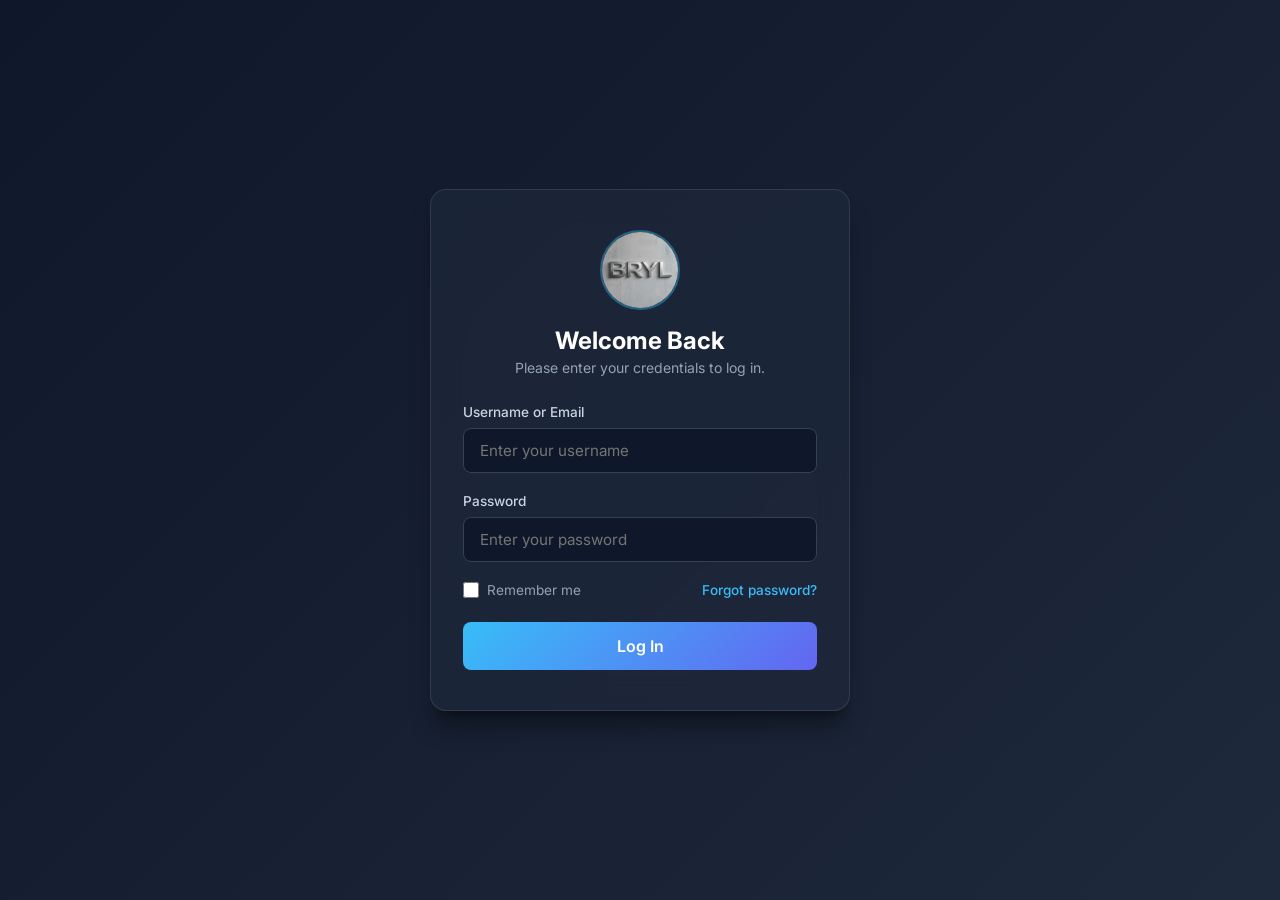
<file: login.html>
<!DOCTYPE html>
<html lang="en">
<head>
    <meta charset="UTF-8">
    <meta name="viewport" content="width=device-width, initial-scale=1.0">
    <title>LOGIN PAGE</title>
    <link rel="stylesheet" href="login.css">
    <link href="https://fonts.googleapis.com/css2?family=Inter:wght@400;500;600;700;800&display=swap" rel="stylesheet">
</head>
<body>

    <main class="login-card">
        <header>
            <img src="img/logo.jpg" alt="BRYL Logo" class="login-logo">
            <h2>Welcome Back</h2>
            <p class="subtitle">Please enter your credentials to log in.</p>
        </header>

        <form action="pages/home.html" method="GET">
            <p class="form-group">
                <label for="username">Username or Email</label>
                <input type="text" id="username" name="username" placeholder="Enter your username" required>
            </p>

            <p class="form-group">
                <label for="password">Password</label>
                <input type="password" id="password" name="password" placeholder="Enter your password" required>
            </p>

            <section class="form-options">
                <label class="remember-me" for="remember">
                    <input type="checkbox" id="remember" name="remember">
                    <span>Remember me</span>
                </label>
                <a href="#" class="forgot-pass">Forgot password?</a>
            </section>

            <p>
                <button type="submit" class="btn-submit">Log In</button>
            </p>
        </form>
    </main>

</body>
</html>
</file>
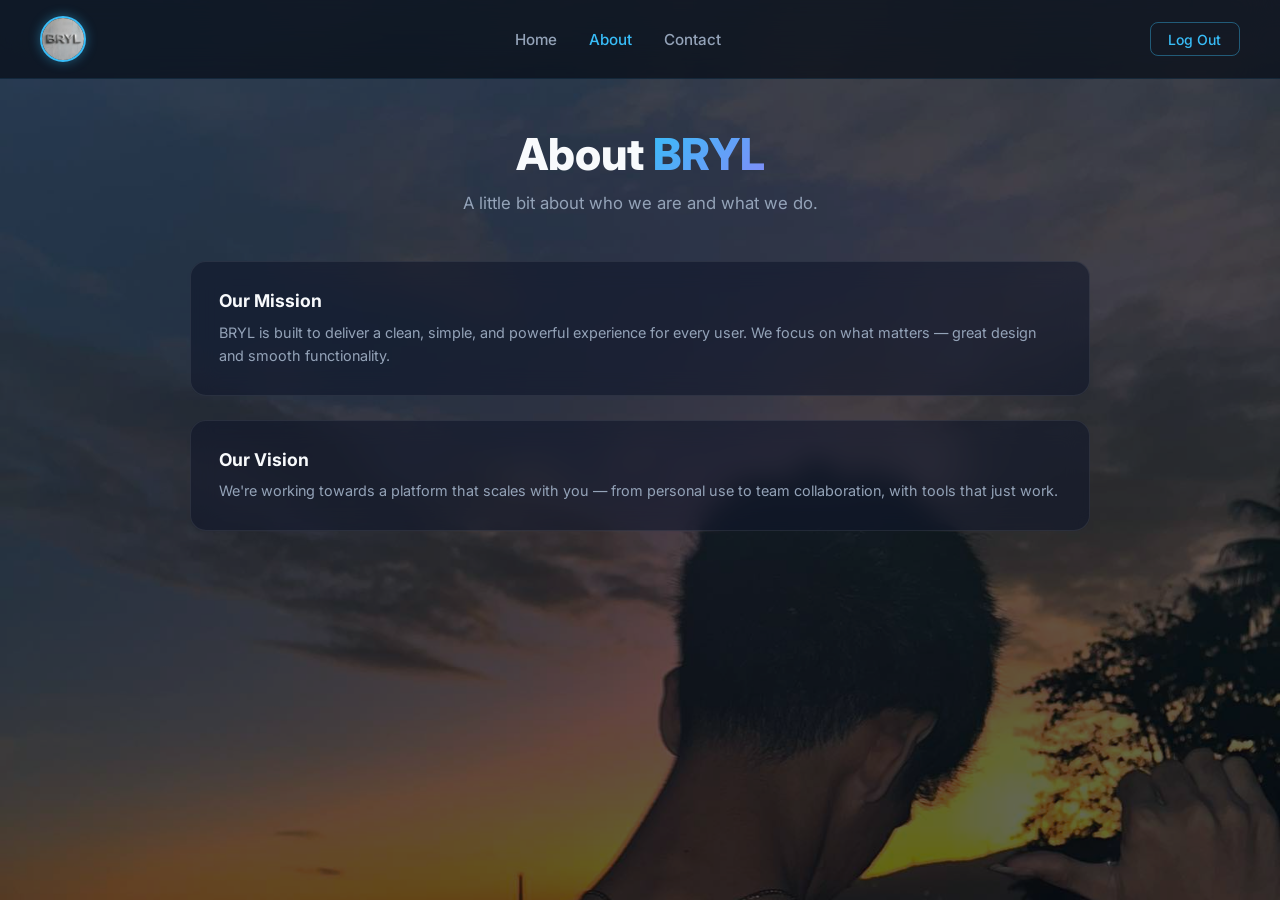
<file: pages/about.html>
<!DOCTYPE html>
<html lang="en">
<head>
    <meta charset="UTF-8">
    <meta name="viewport" content="width=device-width, initial-scale=1.0">
    <title>About – BRYL</title>
    <link rel="stylesheet" href="../css/about.css">
    <link href="https://fonts.googleapis.com/css2?family=Inter:wght@400;500;600;700;800&display=swap" rel="stylesheet">
</head>
<body>

    <div class="page-bg">
        <img src="../img/profile2.jpg" alt="">
        <div class="page-bg-overlay"></div>
    </div>

    <nav class="navbar">
        <span class="logo"><img src="../img/logo.jpg" alt="BRYL Logo" class="nav-logo"></span>
        <ul class="nav-links">
            <li><a href="home.html">Home</a></li>
            <li><a href="about.html" class="active">About</a></li>
            <li><a href="contact.html">Contact</a></li>
        </ul>
        <a href="../login.html" class="btn-logout">Log Out</a>
    </nav>

    <main class="page-content">
        <section class="hero">
            <h1>About <span class="gradient-text">BRYL</span></h1>
            <p class="subtitle">A little bit about who we are and what we do.</p>
        </section>

        <section class="about-body">
            <div class="card">
                <h3>Our Mission</h3>
                <p>BRYL is built to deliver a clean, simple, and powerful experience for every user. We focus on what matters — great design and smooth functionality.</p>
            </div>
            <div class="card">
                <h3>Our Vision</h3>
                <p>We're working towards a platform that scales with you — from personal use to team collaboration, with tools that just work.</p>
            </div>
        </section>
    </main>

</body>
</html>
</file>
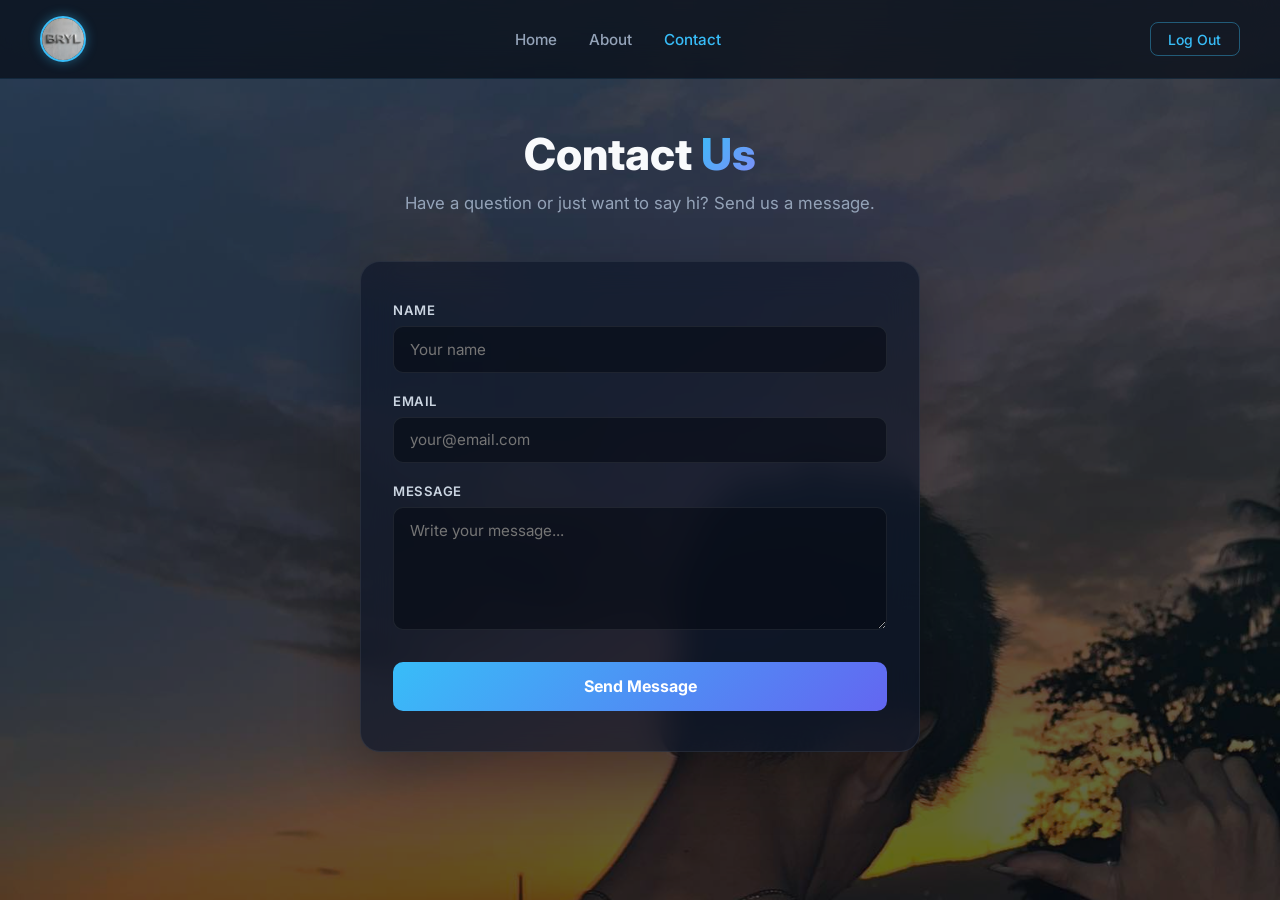
<file: pages/contact.html>
<!DOCTYPE html>
<html lang="en">
<head>
    <meta charset="UTF-8">
    <meta name="viewport" content="width=device-width, initial-scale=1.0">
    <title>Contact – BRYL</title>
    <link rel="stylesheet" href="../css/contact.css">
    <link href="https://fonts.googleapis.com/css2?family=Inter:wght@400;500;600;700;800&display=swap" rel="stylesheet">
</head>
<body>

    <div class="page-bg">
        <img src="../img/profile2.jpg" alt="">
        <div class="page-bg-overlay"></div>
    </div>

    <nav class="navbar">
        <span class="logo"><img src="../img/logo.jpg" alt="BRYL Logo" class="nav-logo"></span>
        <ul class="nav-links">
            <li><a href="home.html">Home</a></li>
            <li><a href="about.html">About</a></li>
            <li><a href="contact.html" class="active">Contact</a></li>
        </ul>
        <a href="../login.html" class="btn-logout">Log Out</a>
    </nav>

    <main class="page-content">
        <section class="hero">
            <h1>Contact <span class="gradient-text">Us</span></h1>
            <p class="subtitle">Have a question or just want to say hi? Send us a message.</p>
        </section>

        <section class="contact-form-wrapper">
            <form class="contact-form" action="contact.html" method="GET">
                <div class="form-group">
                    <label for="name">Name</label>
                    <input type="text" id="name" name="name" placeholder="Your name" required>
                </div>
                <div class="form-group">
                    <label for="email">Email</label>
                    <input type="email" id="email" name="email" placeholder="your@email.com" required>
                </div>
                <div class="form-group">
                    <label for="message">Message</label>
                    <textarea id="message" name="message" placeholder="Write your message..." rows="5" required></textarea>
                </div>
                <button type="submit" class="btn-submit">Send Message</button>
            </form>
        </section>
    </main>

</body>
</html>
</file>
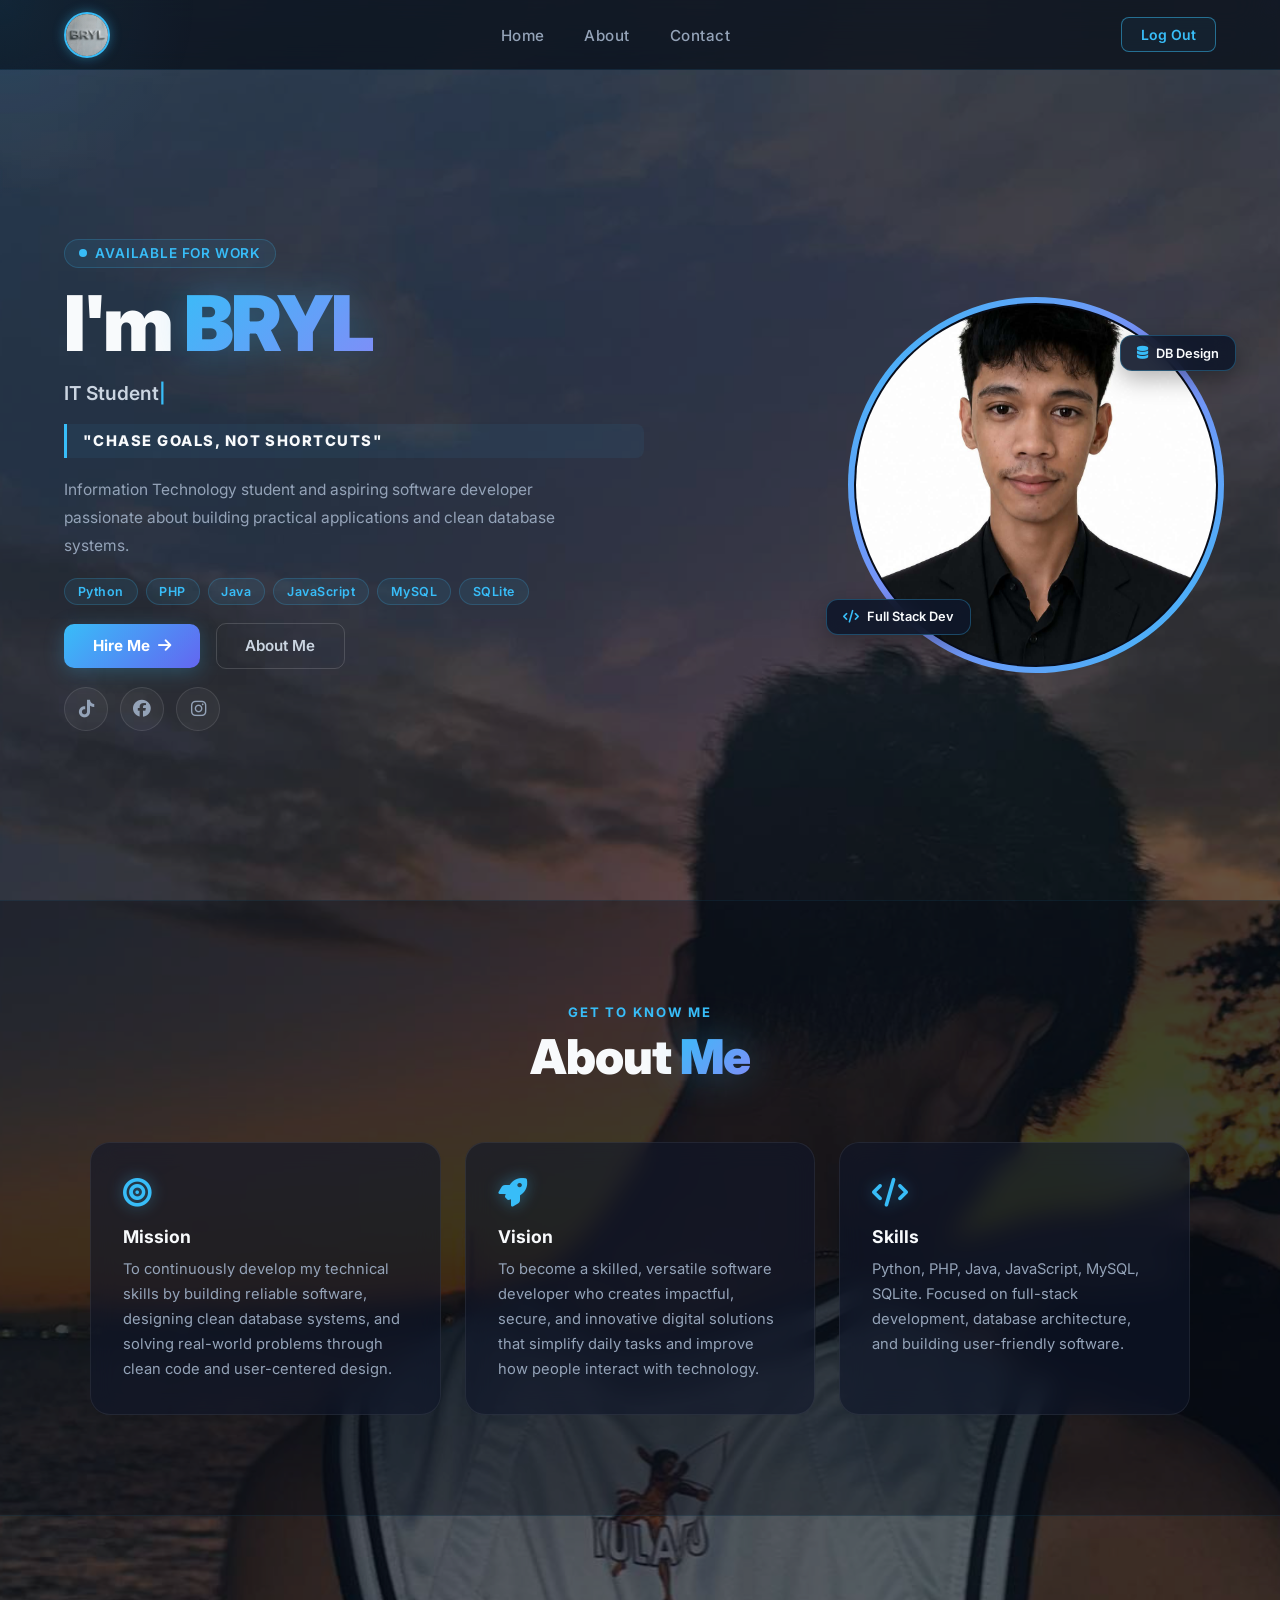
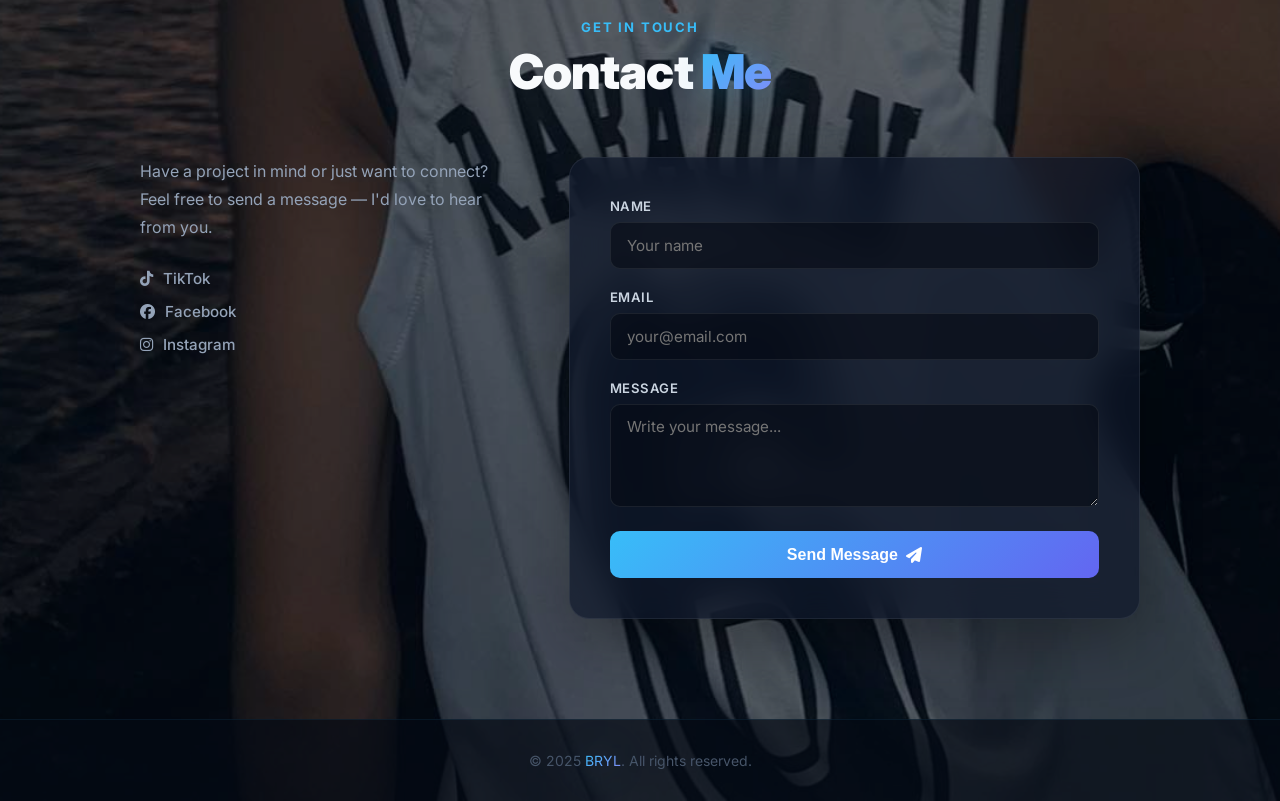
<file: pages/home.html>
<!DOCTYPE html>
<html lang="en">
<head>
    <meta charset="UTF-8">
    <meta name="viewport" content="width=device-width, initial-scale=1.0">
    <title>BRYL – Portfolio</title>
    <link rel="stylesheet" href="../css/home.css">
    <link href="https://fonts.googleapis.com/css2?family=Inter:wght@400;500;600;700;800;900&display=swap" rel="stylesheet">
    <link rel="stylesheet" href="https://cdnjs.cloudflare.com/ajax/libs/font-awesome/6.5.0/css/all.min.css">
</head>
<body>

    <!-- Cursor glow -->
    <div class="cursor-glow" id="cursorGlow"></div>

    <!-- Full page background -->
    <div class="page-bg">
        <img src="../img/profile2.jpg" alt="">
        <div class="page-bg-overlay"></div>
    </div>

    <!-- NAVBAR -->
    <nav class="navbar">
        <div class="brand">
            <img src="../img/logo.jpg" alt="BRYL Logo" class="nav-logo">
        </div>
        <ul class="nav-list">
            <li><a href="#home">Home</a></li>
            <li><a href="#about">About</a></li>
            <li><a href="#contact">Contact</a></li>
        </ul>
        <a href="../login.html" class="btn-logout">Log Out</a>
    </nav>

    <!-- HERO -->
    <section id="home" class="hero">
        <div class="hero-bg"><div class="hero-overlay"></div></div>

        <div class="hero-text">
            <span class="hero-tag"><span class="dot"></span> Available for work</span>
            <h1 class="hero-title">I'm <span class="highlight" id="typedName">BRYL</span></h1>
            <p class="hero-role"><span id="typedRole"></span><span class="cursor-blink">|</span></p>
            <p class="motto">"CHASE GOALS, NOT SHORTCUTS"</p>
            <p class="hero-desc">Information Technology student and aspiring software developer passionate about building practical applications and clean database systems.</p>

            <div class="skill-badges">
                <span class="badge">Python</span>
                <span class="badge">PHP</span>
                <span class="badge">Java</span>
                <span class="badge">JavaScript</span>
                <span class="badge">MySQL</span>
                <span class="badge">SQLite</span>
            </div>

            <div class="hero-actions">
                <a href="#contact" class="btn-primary">Hire Me <i class="fa-solid fa-arrow-right"></i></a>
                <a href="#about" class="btn-secondary">About Me</a>
            </div>

            <div class="social-links">
                <a href="https://www.tiktok.com/@sheytbryl" target="_blank" aria-label="TikTok"><i class="fa-brands fa-tiktok"></i></a>
                <a href="https://www.facebook.com/bryl2nd" target="_blank" aria-label="Facebook"><i class="fa-brands fa-facebook"></i></a>
                <a href="https://www.instagram.com/brrryyyyyl/" target="_blank" aria-label="Instagram"><i class="fa-brands fa-instagram"></i></a>
            </div>
        </div>

        <div class="hero-image">
            <div class="image-ring">
                <img src="../img/profile.jpg" alt="Profile Picture">
            </div>
            <div class="hero-badge-float">
                <i class="fa-solid fa-code"></i>
                <span>Full Stack Dev</span>
            </div>
            <div class="hero-badge-float-2">
                <i class="fa-solid fa-database"></i>
                <span>DB Design</span>
            </div>
        </div>
    </section>

    <!-- ABOUT -->
    <section id="about" class="about reveal">
        <div class="section-header">
            <span class="section-tag">Get to know me</span>
            <h2>About <span class="highlight">Me</span></h2>
        </div>
        <div class="about-cards">
            <div class="card reveal-card">
                <div class="card-icon"><i class="fa-solid fa-bullseye"></i></div>
                <h3>Mission</h3>
                <p>To continuously develop my technical skills by building reliable software, designing clean database systems, and solving real-world problems through clean code and user-centered design.</p>
            </div>
            <div class="card reveal-card">
                <div class="card-icon"><i class="fa-solid fa-rocket"></i></div>
                <h3>Vision</h3>
                <p>To become a skilled, versatile software developer who creates impactful, secure, and innovative digital solutions that simplify daily tasks and improve how people interact with technology.</p>
            </div>
            <div class="card reveal-card">
                <div class="card-icon"><i class="fa-solid fa-code"></i></div>
                <h3>Skills</h3>
                <p>Python, PHP, Java, JavaScript, MySQL, SQLite. Focused on full-stack development, database architecture, and building user-friendly software.</p>
            </div>
        </div>
    </section>

    <!-- CONTACT -->
    <section id="contact" class="contact reveal">
        <div class="section-header">
            <span class="section-tag">Get in touch</span>
            <h2>Contact <span class="highlight">Me</span></h2>
        </div>
        <div class="contact-wrapper">
            <div class="contact-info">
                <p>Have a project in mind or just want to connect? Feel free to send a message — I'd love to hear from you.</p>
                <div class="contact-socials">
                    <a href="https://www.tiktok.com/@sheytbryl" target="_blank"><i class="fa-brands fa-tiktok"></i> TikTok</a>
                    <a href="https://www.facebook.com/bryl2nd" target="_blank"><i class="fa-brands fa-facebook"></i> Facebook</a>
                    <a href="https://www.instagram.com/brrryyyyyl/" target="_blank"><i class="fa-brands fa-instagram"></i> Instagram</a>
                </div>
            </div>
            <form class="contact-form" action="#contact" method="GET">
                <div class="form-group">
                    <label for="name">Name</label>
                    <input type="text" id="name" name="name" placeholder="Your name" required>
                </div>
                <div class="form-group">
                    <label for="email">Email</label>
                    <input type="email" id="email" name="email" placeholder="your@email.com" required>
                </div>
                <div class="form-group">
                    <label for="message">Message</label>
                    <textarea id="message" name="message" placeholder="Write your message..." rows="4" required></textarea>
                </div>
                <button type="submit" class="btn-submit">Send Message <i class="fa-solid fa-paper-plane"></i></button>
            </form>
        </div>
    </section>

    <!-- FOOTER -->
    <footer class="footer">
        <p>© 2025 <span class="highlight">BRYL</span>. All rights reserved.</p>
    </footer>

    <script>
        const glow = document.getElementById('cursorGlow');
        document.addEventListener('mousemove', e => {
            glow.style.left = e.clientX + 'px';
            glow.style.top = e.clientY + 'px';
        });

        const roles = ['IT Student', 'Web Developer', 'DB Designer', 'Problem Solver'];
        let roleIndex = 0, charIndex = 0, deleting = false;
        function typeRole() {
            const el = document.getElementById('typedRole');
            const current = roles[roleIndex];
            if (!deleting) {
                el.textContent = current.slice(0, ++charIndex);
                if (charIndex === current.length) { deleting = true; setTimeout(typeRole, 1800); return; }
            } else {
                el.textContent = current.slice(0, --charIndex);
                if (charIndex === 0) { deleting = false; roleIndex = (roleIndex + 1) % roles.length; }
            }
            setTimeout(typeRole, deleting ? 60 : 100);
        }
        typeRole();

        const revealObserver = new IntersectionObserver((entries) => {
            entries.forEach(entry => {
                if (entry.isIntersecting) entry.target.classList.add('visible');
            });
        }, { threshold: 0.1 });
        document.querySelectorAll('.reveal, .reveal-card').forEach(el => revealObserver.observe(el));
    </script>

</body>
</html>
</file>
<file: login.css>
/* Reset & Base Styles */
* {
    margin: 0;
    padding: 0;
    box-sizing: border-box;
    font-family: 'Inter', system-ui, -apple-system, BlinkMacSystemFont, sans-serif;
}

body {
    min-height: 100vh;
    display: flex;
    align-items: center;
    justify-content: center;
    background: linear-gradient(135deg, #0f172a 0%, #1e293b 100%);
    color: #f8fafc;
    padding: 1.5rem;
}

/* Main Container (Card) */
main.login-card {
    background: rgba(30, 41, 59, 0.7);
    backdrop-filter: blur(16px);
    border: 1px solid rgba(255, 255, 255, 0.1);
    width: 100%;
    max-width: 420px;
    padding: 2.5rem 2rem;
    border-radius: 16px;
    box-shadow: 0 20px 25px -5px rgba(0, 0, 0, 0.4), 0 8px 10px -6px rgba(0, 0, 0, 0.3);
    text-align: center;
}

/* Login Logo */
.login-logo {
    width: 80px;
    height: 80px;
    border-radius: 50%;
    object-fit: cover;
    border: 2px solid rgba(56, 189, 248, 0.4);
    margin-bottom: 0.75rem;
}

/* Header & Logo */
header {
    margin-bottom: 1.75rem;
}

.logo {
    font-size: 2.25rem;
    font-weight: 800;
    letter-spacing: 0.15em;
    background: linear-gradient(135deg, #38bdf8 0%, #818cf8 100%);
    -webkit-background-clip: text;
    -webkit-text-fill-color: transparent;
    margin-bottom: 0.5rem;
}

header h2 {
    font-size: 1.5rem;
    font-weight: 700;
    color: #ffffff;
    margin-bottom: 0.25rem;
}

.subtitle {
    font-size: 0.875rem;
    color: #94a3b8;
}

/* Form Fields */
.form-group {
    text-align: left;
    margin-bottom: 1.25rem;
}

.form-group label {
    display: block;
    font-size: 0.85rem;
    font-weight: 500;
    color: #cbd5e1;
    margin-bottom: 0.5rem;
}

.form-group input[type="text"],
.form-group input[type="password"] {
    width: 100%;
    padding: 0.75rem 1rem;
    background: #0f172a;
    border: 1px solid #334155;
    border-radius: 8px;
    color: #f8fafc;
    font-size: 0.95rem;
    transition: all 0.2s ease;
    outline: none;
}

.form-group input:focus {
    border-color: #38bdf8;
    box-shadow: 0 0 0 3px rgba(56, 189, 248, 0.15);
}

/* Checkbox & Options */
.form-options {
    display: flex;
    align-items: center;
    justify-content: space-between;
    margin-bottom: 1.5rem;
    font-size: 0.85rem;
}

.remember-me {
    display: flex;
    align-items: center;
    gap: 0.5rem;
    color: #94a3b8;
    cursor: pointer;
}

.remember-me input[type="checkbox"] {
    accent-color: #38bdf8;
    width: 16px;
    height: 16px;
    cursor: pointer;
}

.forgot-pass {
    color: #38bdf8;
    text-decoration: none;
    font-weight: 500;
    transition: color 0.2s ease;
}

.forgot-pass:hover {
    color: #818cf8;
    text-decoration: underline;
}

/* Submit Button */
.btn-submit {
    width: 100%;
    padding: 0.85rem;
    border: none;
    border-radius: 8px;
    background: linear-gradient(135deg, #38bdf8 0%, #6366f1 100%);
    color: #ffffff;
    font-size: 1rem;
    font-weight: 600;
    cursor: pointer;
    transition: transform 0.15s ease, box-shadow 0.2s ease;
}

.btn-submit:hover {
    transform: translateY(-1px);
    box-shadow: 0 10px 15px -3px rgba(56, 189, 248, 0.3);
}

.btn-submit:active {
    transform: translateY(0);
}
</file>
<file: css/about.css>
/* Reset & Base */
* { margin: 0; padding: 0; box-sizing: border-box; font-family: 'Inter', system-ui, sans-serif; }

body { display: block; background: #080d1a; min-height: 100vh; color: #f8fafc; position: relative; }

.page-bg { position: absolute; top: 0; left: 0; width: 100%; height: 100%; z-index: 0; min-height: 100vh; }
.page-bg img { position: absolute; top: 0; left: 0; width: 100%; height: 100%; object-fit: cover; object-position: center top; display: block; filter: saturate(1.3) brightness(0.85); }
.page-bg-overlay { position: absolute; inset: 0; background: rgba(5, 10, 20, 0.55); }

.navbar { display: flex; align-items: center; justify-content: space-between; padding: 1rem 2.5rem; background: rgba(5, 10, 20, 0.7); backdrop-filter: blur(20px); border-bottom: 1px solid rgba(56,189,248,0.1); position: sticky; top: 0; z-index: 100; }
.logo { font-size: 1.5rem; font-weight: 800; letter-spacing: 0.15em; }
.nav-links { list-style: none; display: flex; gap: 2rem; }
.nav-links a { color: #94a3b8; text-decoration: none; font-size: 0.95rem; font-weight: 500; transition: color 0.2s ease; }
.nav-links a:hover { color: #f8fafc; }
.nav-links a.active { color: #38bdf8; }
.nav-logo { width: 46px; height: 46px; border-radius: 50%; object-fit: cover; border: 2px solid #38bdf8; box-shadow: 0 0 12px rgba(56,189,248,0.4); display: block; }
.btn-logout { padding: 0.45rem 1.1rem; border-radius: 8px; border: 1px solid rgba(56,189,248,0.4); color: #38bdf8; font-size: 0.875rem; font-weight: 500; text-decoration: none; transition: all 0.2s ease; }
.btn-logout:hover { background: rgba(56,189,248,0.1); }

.page-content { max-width: 1100px; margin: 0 auto; padding: 3rem 100px; position: relative; z-index: 1; }

.hero { text-align: center; margin-bottom: 3rem; }
.hero h1 { font-size: 2.75rem; font-weight: 800; color: #f8fafc; margin-bottom: 0.75rem; }
.gradient-text { background: linear-gradient(135deg, #38bdf8 0%, #818cf8 100%); -webkit-background-clip: text; -webkit-text-fill-color: transparent; background-clip: text; }
.hero .subtitle { color: #94a3b8; font-size: 1.05rem; }

.about-body { display: grid; gap: 1.5rem; }
.card { background: rgba(15, 23, 42, 0.6); backdrop-filter: blur(12px); border: 1px solid rgba(255,255,255,0.08); border-radius: 16px; padding: 1.75rem; transition: transform 0.2s ease, box-shadow 0.2s ease; position: relative; overflow: hidden; }
.card::before { content: ''; position: absolute; top: 0; left: 0; right: 0; height: 2px; background: linear-gradient(90deg, #38bdf8, #818cf8); opacity: 0; transition: opacity 0.3s; }
.card:hover { transform: translateY(-5px); box-shadow: 0 20px 40px rgba(0,0,0,0.3); }
.card:hover::before { opacity: 1; }
.card h3 { font-size: 1.1rem; font-weight: 700; color: #f8fafc; margin-bottom: 0.6rem; }
.card p { color: #94a3b8; font-size: 0.9rem; line-height: 1.6; }
</file>
<file: css/contact.css>
/* Reset & Base */
* { margin: 0; padding: 0; box-sizing: border-box; font-family: 'Inter', system-ui, sans-serif; }

body { display: block; background: #080d1a; min-height: 100vh; color: #f8fafc; position: relative; }

.page-bg { position: absolute; top: 0; left: 0; width: 100%; height: 100%; z-index: 0; min-height: 100vh; }
.page-bg img { position: absolute; top: 0; left: 0; width: 100%; height: 100%; object-fit: cover; object-position: center top; display: block; filter: saturate(1.3) brightness(0.85); }
.page-bg-overlay { position: absolute; inset: 0; background: rgba(5, 10, 20, 0.55); }

.navbar { display: flex; align-items: center; justify-content: space-between; padding: 1rem 2.5rem; background: rgba(5, 10, 20, 0.7); backdrop-filter: blur(20px); border-bottom: 1px solid rgba(56,189,248,0.1); position: sticky; top: 0; z-index: 100; }
.logo { font-size: 1.5rem; font-weight: 800; letter-spacing: 0.15em; }
.nav-links { list-style: none; display: flex; gap: 2rem; }
.nav-links a { color: #94a3b8; text-decoration: none; font-size: 0.95rem; font-weight: 500; transition: color 0.2s ease; }
.nav-links a:hover { color: #f8fafc; }
.nav-links a.active { color: #38bdf8; }
.nav-logo { width: 46px; height: 46px; border-radius: 50%; object-fit: cover; border: 2px solid #38bdf8; box-shadow: 0 0 12px rgba(56,189,248,0.4); display: block; }
.btn-logout { padding: 0.45rem 1.1rem; border-radius: 8px; border: 1px solid rgba(56,189,248,0.4); color: #38bdf8; font-size: 0.875rem; font-weight: 500; text-decoration: none; transition: all 0.2s ease; }
.btn-logout:hover { background: rgba(56,189,248,0.1); }

.page-content { max-width: 1100px; margin: 0 auto; padding: 3rem 100px; position: relative; z-index: 1; }

.hero { text-align: center; margin-bottom: 3rem; }
.hero h1 { font-size: 2.75rem; font-weight: 800; color: #f8fafc; margin-bottom: 0.75rem; }
.gradient-text { background: linear-gradient(135deg, #38bdf8 0%, #818cf8 100%); -webkit-background-clip: text; -webkit-text-fill-color: transparent; background-clip: text; }
.hero .subtitle { color: #94a3b8; font-size: 1.05rem; }

.contact-form-wrapper { max-width: 560px; margin: 0 auto; }
.contact-form { background: rgba(15, 23, 42, 0.7); backdrop-filter: blur(16px); border: 1px solid rgba(255,255,255,0.07); border-radius: 20px; padding: 2.5rem 2rem; box-shadow: 0 20px 60px rgba(0,0,0,0.3); }
.form-group { text-align: left; margin-bottom: 1.25rem; }
.form-group label { display: block; font-size: 0.82rem; font-weight: 600; color: #cbd5e1; margin-bottom: 0.5rem; letter-spacing: 0.04em; text-transform: uppercase; }
.form-group input[type="text"], .form-group input[type="email"] { width: 100%; padding: 0.8rem 1rem; background: rgba(5,10,20,0.6); border: 1px solid rgba(255,255,255,0.08); border-radius: 10px; color: #f8fafc; font-size: 0.95rem; outline: none; transition: all 0.2s ease; }
.form-group input:focus { border-color: #38bdf8; box-shadow: 0 0 0 3px rgba(56,189,248,0.12); }
.form-group textarea { width: 100%; padding: 0.8rem 1rem; background: rgba(5,10,20,0.6); border: 1px solid rgba(255,255,255,0.08); border-radius: 10px; color: #f8fafc; font-size: 0.95rem; font-family: inherit; resize: vertical; outline: none; transition: all 0.2s ease; }
.form-group textarea:focus { border-color: #38bdf8; box-shadow: 0 0 0 3px rgba(56,189,248,0.12); }
.btn-submit { width: 100%; padding: 0.9rem; border: none; border-radius: 10px; background: linear-gradient(135deg, #38bdf8 0%, #6366f1 100%); color: #fff; font-size: 1rem; font-weight: 700; cursor: pointer; transition: transform 0.15s ease, box-shadow 0.2s ease; margin-top: 0.5rem; }
.btn-submit:hover { transform: translateY(-2px); box-shadow: 0 12px 30px rgba(56,189,248,0.35); }
</file>
<file: css/home.css>
/* ===========================
   FULL PAGE BACKGROUND
=========================== */
.page-bg {
    position: absolute;
    top: 0;
    left: 0;
    width: 100%;
    height: 100%;
    z-index: 0;
    min-height: 100vh;
}

.page-bg img {
    position: absolute;
    top: 0;
    left: 0;
    width: 100%;
    height: 100%;
    object-fit: cover;
    object-position: center top;
    display: block;
    filter: saturate(1.3) brightness(0.85);
}

.page-bg-overlay {
    position: absolute;
    inset: 0;
    background: rgba(5, 10, 20, 0.55);
}

/* ===========================
   RESET & BASE
=========================== */
* { box-sizing: border-box; margin: 0; padding: 0; }
html { scroll-behavior: smooth; }
body {
    font-family: 'Inter', sans-serif;
    color: #e2e8f0;
    overflow-x: hidden;
    background-color: #080d1a;
    position: relative;
}

/* ===========================
   CURSOR GLOW
=========================== */
.cursor-glow {
    position: fixed;
    width: 400px;
    height: 400px;
    border-radius: 50%;
    pointer-events: none;
    z-index: 1000;
    transform: translate(-50%, -50%);
    background: radial-gradient(circle, rgba(56,189,248,0.08) 0%, transparent 70%);
    transition: left 0.08s ease, top 0.08s ease;
}

/* ===========================
   NAVBAR
=========================== */
.navbar {
    position: fixed;
    top: 0; left: 0; right: 0;
    height: 70px;
    display: flex;
    align-items: center;
    justify-content: space-between;
    padding: 0 5%;
    background: rgba(5, 10, 20, 0.7);
    backdrop-filter: blur(20px);
    -webkit-backdrop-filter: blur(20px);
    border-bottom: 1px solid rgba(56, 189, 248, 0.1);
    z-index: 999;
}
.brand { display: flex; align-items: center; }
.nav-logo {
    width: 46px; height: 46px;
    border-radius: 50%;
    object-fit: cover;
    border: 2px solid #38bdf8;
    box-shadow: 0 0 12px rgba(56,189,248,0.4);
}
.nav-list { display: flex; gap: 2.5rem; list-style: none; }
.nav-list a {
    color: #94a3b8;
    text-decoration: none;
    font-size: 0.95rem;
    font-weight: 500;
    letter-spacing: 0.03em;
    transition: color 0.2s;
    position: relative;
}
.nav-list a::after {
    content: '';
    position: absolute;
    bottom: -4px; left: 0;
    width: 0; height: 2px;
    background: linear-gradient(90deg, #38bdf8, #818cf8);
    transition: width 0.3s ease;
}
.nav-list a:hover { color: #f8fafc; }
.nav-list a:hover::after { width: 100%; }
.btn-logout {
    padding: 0.5rem 1.2rem;
    border-radius: 8px;
    border: 1px solid rgba(56,189,248,0.5);
    color: #38bdf8;
    font-size: 0.875rem;
    font-weight: 600;
    text-decoration: none;
    transition: all 0.2s ease;
    background: rgba(56,189,248,0.05);
}
.btn-logout:hover {
    background: rgba(56,189,248,0.15);
    box-shadow: 0 0 16px rgba(56,189,248,0.2);
}

/* ===========================
   HERO
=========================== */
.hero {
    min-height: 100vh;
    display: flex;
    align-items: center;
    justify-content: space-between;
    padding: 0 5%;
    padding-top: 70px;
    gap: 40px;
    position: relative;
    overflow: hidden;
}
.hero-bg { display: none; }
.hero-text {
    flex: 1;
    max-width: 580px;
    display: flex;
    flex-direction: column;
    gap: 18px;
    position: relative;
    z-index: 3;
}
.hero-tag {
    display: inline-flex;
    align-items: center;
    gap: 8px;
    font-size: 0.85rem;
    color: #38bdf8;
    font-weight: 600;
    letter-spacing: 0.06em;
    text-transform: uppercase;
    background: rgba(56,189,248,0.08);
    border: 1px solid rgba(56,189,248,0.2);
    padding: 0.35rem 0.9rem;
    border-radius: 20px;
    width: fit-content;
}
.dot {
    width: 8px; height: 8px;
    border-radius: 50%;
    background: #38bdf8;
    animation: pulse-dot 1.5s ease infinite;
}
@keyframes pulse-dot {
    0%, 100% { box-shadow: 0 0 0 0 rgba(56,189,248,0.6); }
    50% { box-shadow: 0 0 0 6px rgba(56,189,248,0); }
}
.hero-title {
    font-size: clamp(3rem, 6vw, 5.5rem);
    font-weight: 900;
    line-height: 1.0;
    color: #f8fafc;
    letter-spacing: -0.03em;
}
.highlight {
    background: linear-gradient(135deg, #38bdf8 0%, #818cf8 100%);
    -webkit-background-clip: text;
    -webkit-text-fill-color: transparent;
    background-clip: text;
    filter: drop-shadow(0 0 20px rgba(56,189,248,0.3));
}
.hero-role {
    font-size: 1.2rem;
    font-weight: 600;
    color: #cbd5e1;
    height: 1.6rem;
}
.cursor-blink {
    animation: blink 0.8s step-end infinite;
    color: #38bdf8;
}
@keyframes blink { 50% { opacity: 0; } }
.motto {
    font-size: 0.92rem;
    font-weight: 800;
    letter-spacing: 0.1em;
    color: #f8fafc;
    border-left: 3px solid #38bdf8;
    padding: 0.5rem 1rem;
    background: rgba(56,189,248,0.06);
    border-radius: 0 8px 8px 0;
    display: inline-block;
}
.hero-desc {
    font-size: 0.97rem;
    color: #94a3b8;
    line-height: 1.8;
    max-width: 500px;
}
.skill-badges { display: flex; flex-wrap: wrap; gap: 0.5rem; }
.badge {
    font-size: 0.78rem;
    font-weight: 600;
    color: #38bdf8;
    background: rgba(56,189,248,0.08);
    border: 1px solid rgba(56,189,248,0.2);
    padding: 0.3rem 0.8rem;
    border-radius: 20px;
    letter-spacing: 0.04em;
    transition: all 0.2s;
}
.badge:hover {
    background: rgba(56,189,248,0.18);
    box-shadow: 0 0 12px rgba(56,189,248,0.2);
    transform: translateY(-2px);
}
.hero-actions { display: flex; gap: 1rem; align-items: center; }
.btn-primary {
    display: inline-flex;
    align-items: center;
    gap: 0.5rem;
    padding: 0.8rem 1.8rem;
    background: linear-gradient(135deg, #38bdf8, #6366f1);
    color: #fff;
    font-weight: 700;
    font-size: 0.95rem;
    border-radius: 10px;
    text-decoration: none;
    transition: all 0.25s ease;
    box-shadow: 0 4px 20px rgba(56,189,248,0.25);
}
.btn-primary:hover {
    transform: translateY(-3px);
    box-shadow: 0 8px 30px rgba(56,189,248,0.4);
}
.btn-secondary {
    display: inline-flex;
    align-items: center;
    padding: 0.8rem 1.8rem;
    border: 1.5px solid rgba(255,255,255,0.15);
    color: #cbd5e1;
    font-weight: 600;
    font-size: 0.95rem;
    border-radius: 10px;
    text-decoration: none;
    transition: all 0.25s ease;
}
.btn-secondary:hover {
    border-color: #38bdf8;
    color: #38bdf8;
    background: rgba(56,189,248,0.06);
}
.social-links { display: flex; gap: 0.75rem; }
.social-links a {
    display: flex;
    align-items: center;
    justify-content: center;
    width: 44px; height: 44px;
    border-radius: 50%;
    background: rgba(255,255,255,0.04);
    border: 1px solid rgba(255,255,255,0.1);
    color: #94a3b8;
    font-size: 1.1rem;
    text-decoration: none;
    transition: all 0.25s ease;
}
.social-links a:hover {
    color: #38bdf8;
    border-color: #38bdf8;
    background: rgba(56,189,248,0.1);
    transform: translateY(-3px);
    box-shadow: 0 6px 20px rgba(56,189,248,0.2);
}
.hero-image { flex-shrink: 0; position: relative; z-index: 3; }
.image-ring { position: relative; width: 360px; height: 360px; }
.image-ring::before {
    content: '';
    position: absolute;
    inset: -8px;
    border-radius: 50%;
    background: linear-gradient(135deg, #38bdf8, #818cf8, #38bdf8);
    animation: spin 6s linear infinite;
    z-index: 0;
}
.image-ring::after {
    content: '';
    position: absolute;
    inset: -2px;
    border-radius: 50%;
    background: #080d1a;
    z-index: 1;
}
@keyframes spin { from { transform: rotate(0deg); } to { transform: rotate(360deg); } }
.image-ring img {
    position: relative;
    width: 100%; height: 100%;
    border-radius: 50%;
    object-fit: cover;
    z-index: 2;
}
.hero-badge-float,
.hero-badge-float-2 {
    position: absolute;
    display: flex;
    align-items: center;
    gap: 0.5rem;
    background: rgba(15, 23, 42, 0.9);
    border: 1px solid rgba(56,189,248,0.3);
    border-radius: 12px;
    padding: 0.6rem 1rem;
    font-size: 0.8rem;
    font-weight: 600;
    color: #f8fafc;
    backdrop-filter: blur(10px);
    box-shadow: 0 8px 24px rgba(0,0,0,0.3);
    animation: float 3s ease-in-out infinite;
    z-index: 4;
}
.hero-badge-float { bottom: 30px; left: -30px; animation-delay: 0s; }
.hero-badge-float-2 { top: 30px; right: -20px; animation-delay: 1.5s; }
.hero-badge-float i, .hero-badge-float-2 i { color: #38bdf8; }
@keyframes float {
    0%, 100% { transform: translateY(0); }
    50% { transform: translateY(-8px); }
}

/* ===========================
   SCROLL REVEAL
=========================== */
.reveal { opacity: 0; transform: translateY(40px); transition: opacity 0.8s ease, transform 0.8s ease; }
.reveal.visible { opacity: 1; transform: translateY(0); }
.reveal-card { opacity: 0; transform: translateY(30px); transition: opacity 0.6s ease, transform 0.6s ease; }
.reveal-card.visible { opacity: 1; transform: translateY(0); }
.reveal-card:nth-child(2) { transition-delay: 0.15s; }
.reveal-card:nth-child(3) { transition-delay: 0.3s; }

/* ===========================
   SECTIONS
=========================== */
.about, .contact { padding: 100px 5%; position: relative; z-index: 3; }
.about {
    background: rgba(5, 10, 20, 0.4);
    border-top: 1px solid rgba(56,189,248,0.08);
    border-bottom: 1px solid rgba(56,189,248,0.08);
}
.section-header { text-align: center; margin-bottom: 3.5rem; }
.section-tag {
    font-size: 0.82rem;
    font-weight: 700;
    letter-spacing: 0.14em;
    text-transform: uppercase;
    color: #38bdf8;
}
.section-header h2 {
    font-size: clamp(2rem, 4vw, 3rem);
    font-weight: 900;
    color: #f8fafc;
    margin-top: 0.4rem;
    letter-spacing: -0.02em;
}
.about-cards {
    display: grid;
    grid-template-columns: repeat(auto-fit, minmax(260px, 1fr));
    gap: 1.5rem;
    max-width: 1100px;
    margin: 0 auto;
}
.card {
    background: rgba(15, 23, 42, 0.6);
    border: 1px solid rgba(255,255,255,0.07);
    border-radius: 20px;
    padding: 2rem;
    backdrop-filter: blur(12px);
    transition: transform 0.3s ease, box-shadow 0.3s ease, border-color 0.3s ease;
    position: relative;
    overflow: hidden;
}
.card::before {
    content: '';
    position: absolute;
    top: 0; left: 0; right: 0;
    height: 2px;
    background: linear-gradient(90deg, #38bdf8, #818cf8);
    opacity: 0;
    transition: opacity 0.3s;
}
.card:hover { transform: translateY(-8px); box-shadow: 0 24px 48px rgba(0,0,0,0.4), 0 0 0 1px rgba(56,189,248,0.15); border-color: rgba(56,189,248,0.2); }
.card:hover::before { opacity: 1; }
.card-icon { font-size: 1.8rem; color: #38bdf8; margin-bottom: 1rem; filter: drop-shadow(0 0 8px rgba(56,189,248,0.4)); }
.card h3 { font-size: 1.1rem; font-weight: 700; color: #f8fafc; margin-bottom: 0.6rem; }
.card p { color: #94a3b8; font-size: 0.92rem; line-height: 1.7; }

/* CONTACT */
.contact-wrapper { display: grid; grid-template-columns: 1fr 1.5fr; gap: 3rem; max-width: 1000px; margin: 0 auto; align-items: start; }
.contact-info p { color: #94a3b8; font-size: 1rem; line-height: 1.75; margin-bottom: 1.75rem; }
.contact-socials { display: flex; flex-direction: column; gap: 0.85rem; }
.contact-socials a { display: flex; align-items: center; gap: 0.6rem; color: #94a3b8; text-decoration: none; font-size: 0.95rem; font-weight: 500; transition: color 0.2s, transform 0.2s; }
.contact-socials a:hover { color: #38bdf8; transform: translateX(4px); }
.contact-form { background: rgba(15, 23, 42, 0.7); border: 1px solid rgba(255,255,255,0.07); border-radius: 20px; padding: 2.5rem; backdrop-filter: blur(16px); box-shadow: 0 20px 60px rgba(0,0,0,0.3); }
.form-group { margin-bottom: 1.25rem; }
.form-group label { display: block; font-size: 0.82rem; font-weight: 600; color: #cbd5e1; margin-bottom: 0.5rem; letter-spacing: 0.04em; text-transform: uppercase; }
.form-group input, .form-group textarea { width: 100%; padding: 0.8rem 1rem; background: rgba(5, 10, 20, 0.6); border: 1px solid rgba(255,255,255,0.08); border-radius: 10px; color: #f8fafc; font-size: 0.95rem; font-family: inherit; outline: none; resize: vertical; transition: all 0.2s ease; }
.form-group input:focus, .form-group textarea:focus { border-color: #38bdf8; box-shadow: 0 0 0 3px rgba(56,189,248,0.12); background: rgba(5, 10, 20, 0.8); }
.btn-submit { width: 100%; padding: 0.9rem; border: none; border-radius: 10px; background: linear-gradient(135deg, #38bdf8 0%, #6366f1 100%); color: #fff; font-size: 1rem; font-weight: 700; cursor: pointer; display: flex; align-items: center; justify-content: center; gap: 0.5rem; transition: transform 0.15s ease, box-shadow 0.2s ease; margin-top: 0.5rem; }
.btn-submit:hover { transform: translateY(-2px); box-shadow: 0 12px 30px rgba(56,189,248,0.35); }

/* FOOTER */
.footer { text-align: center; padding: 2rem; border-top: 1px solid rgba(56,189,248,0.08); color: #475569; font-size: 0.875rem; position: relative; z-index: 3; background: rgba(5, 10, 20, 0.7); }
</file>
